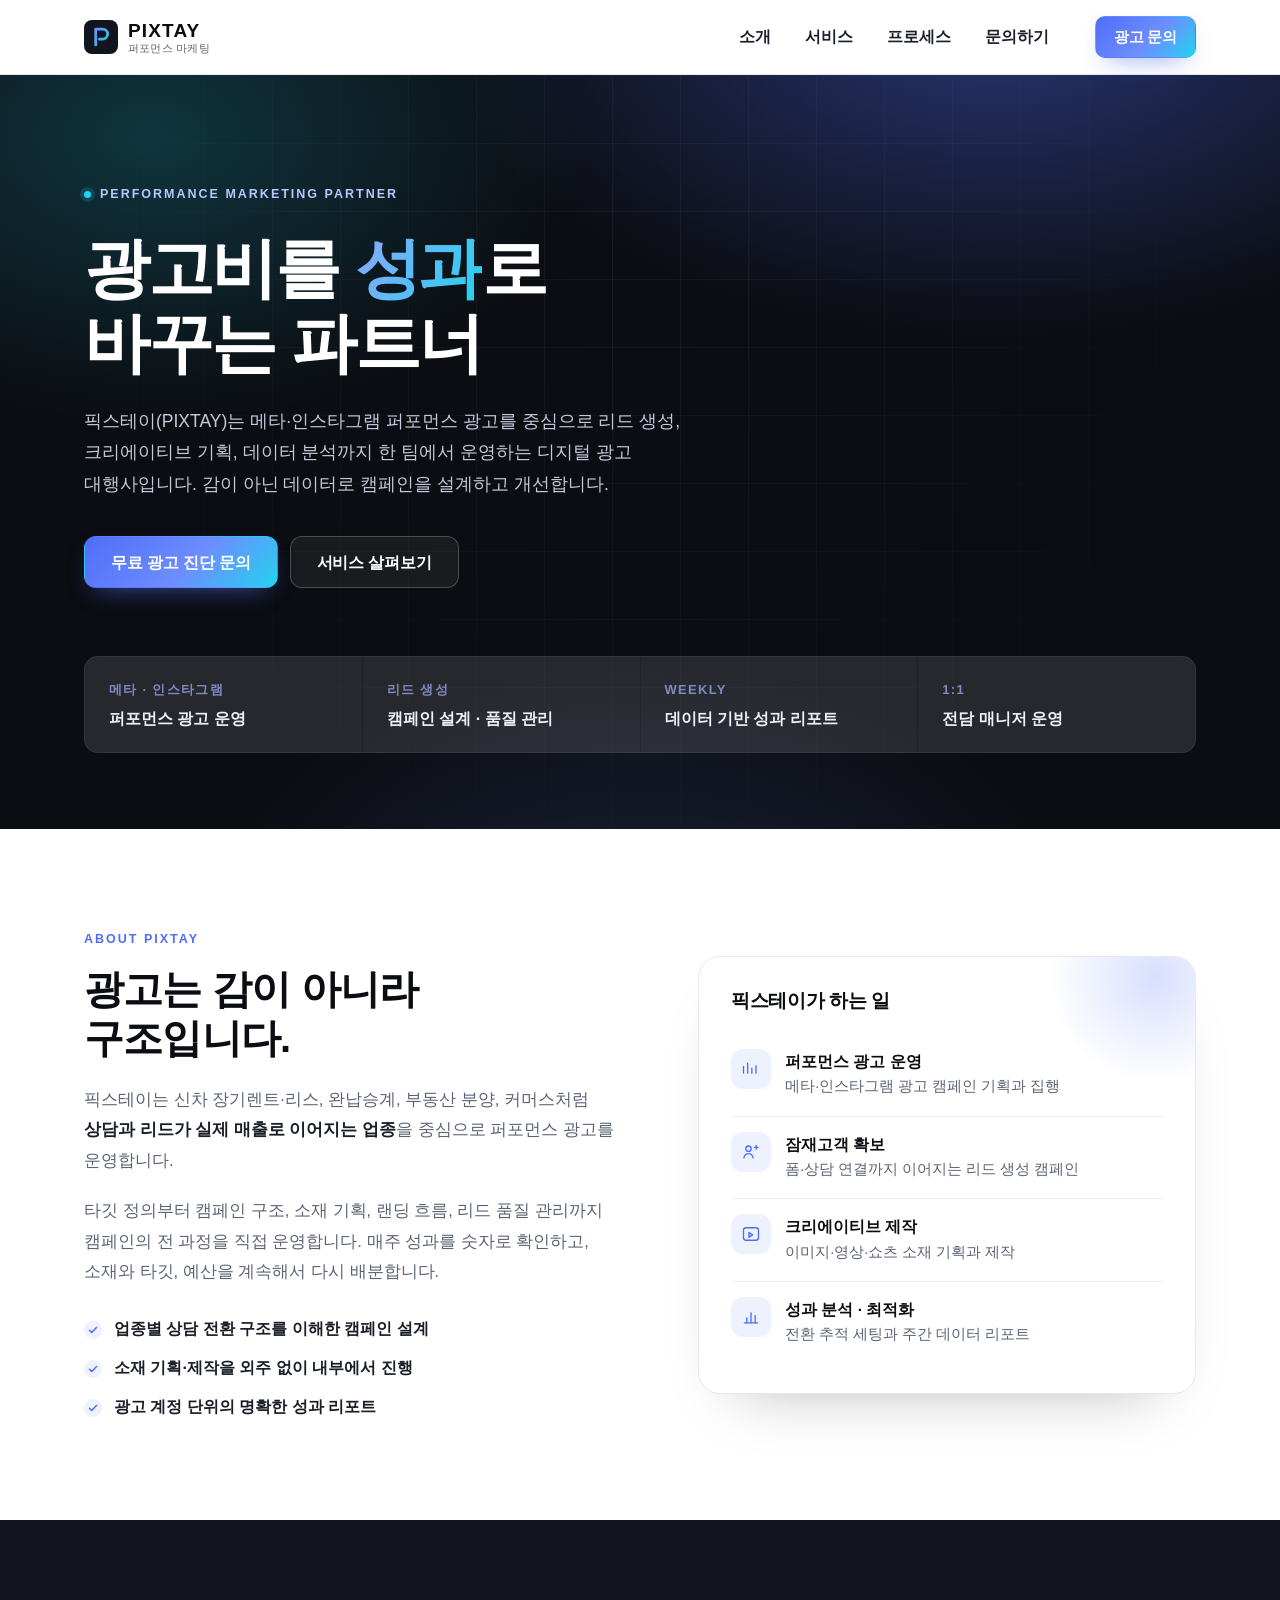
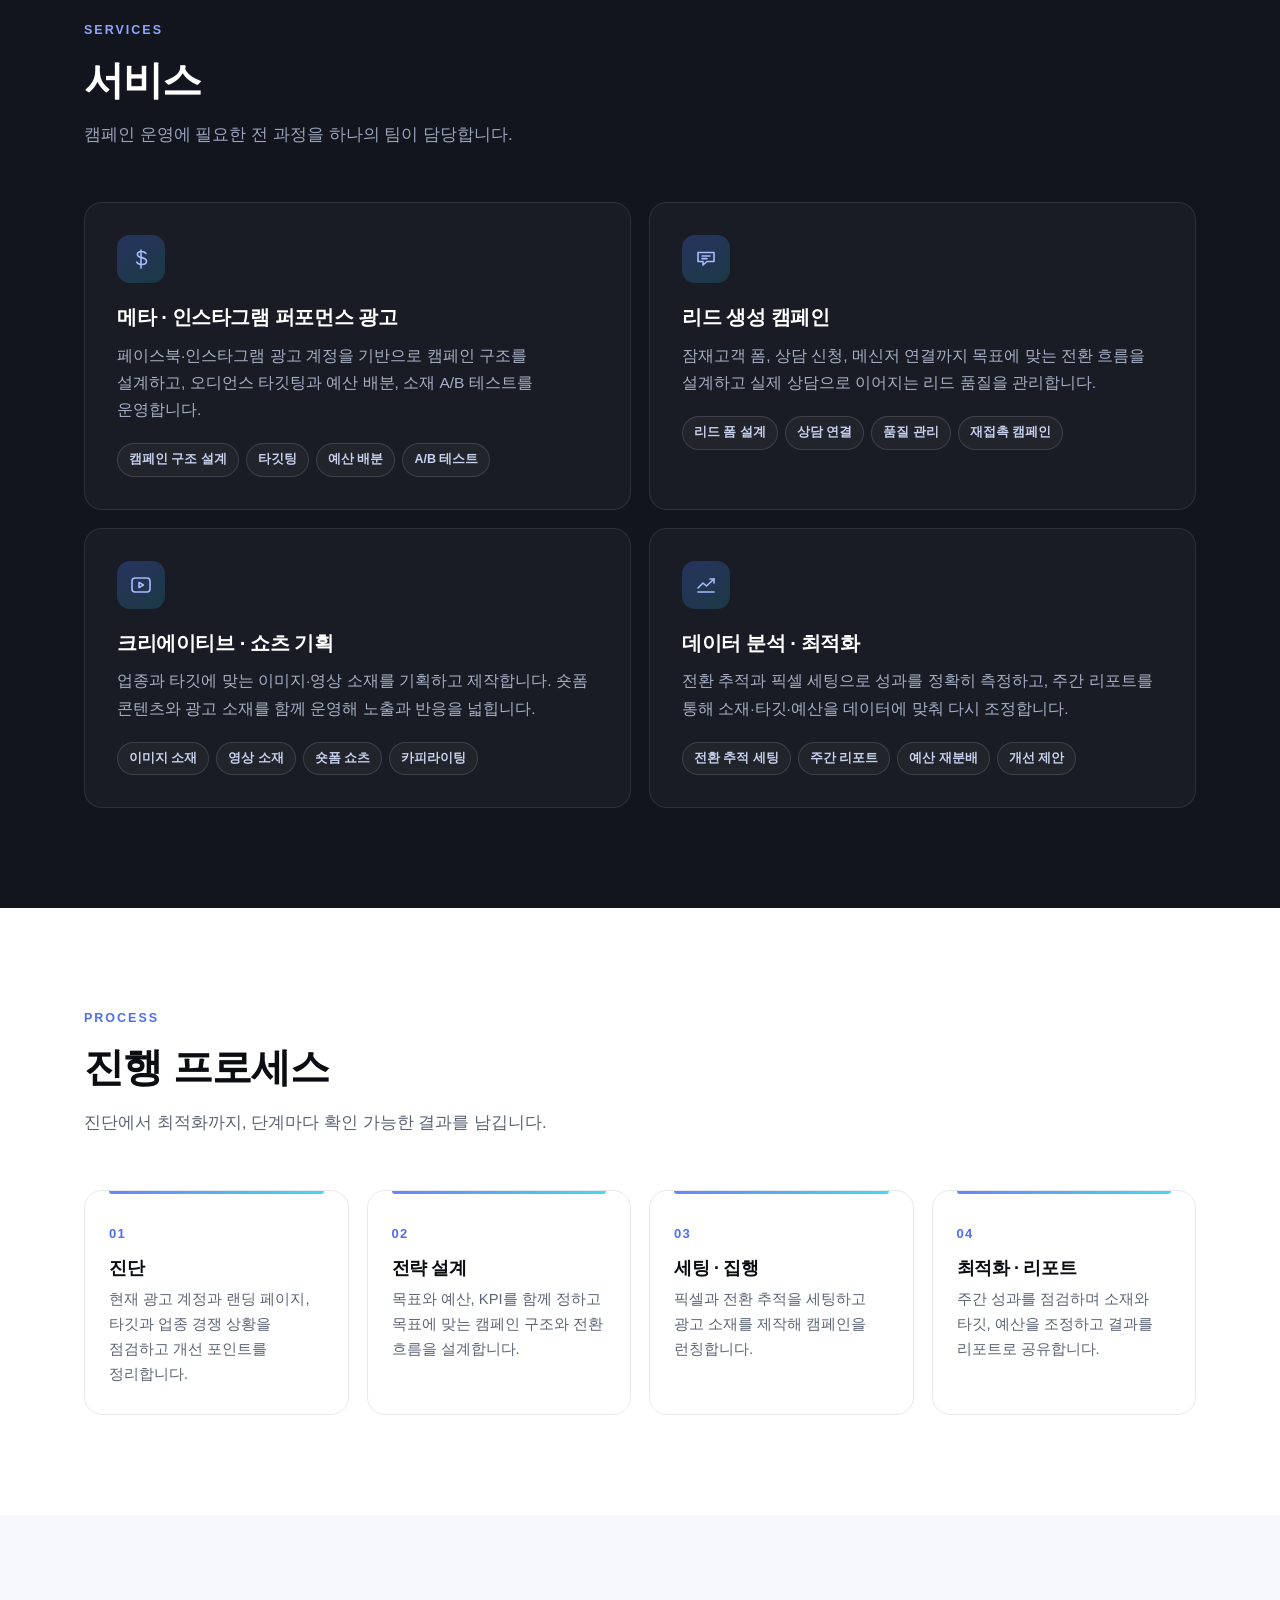
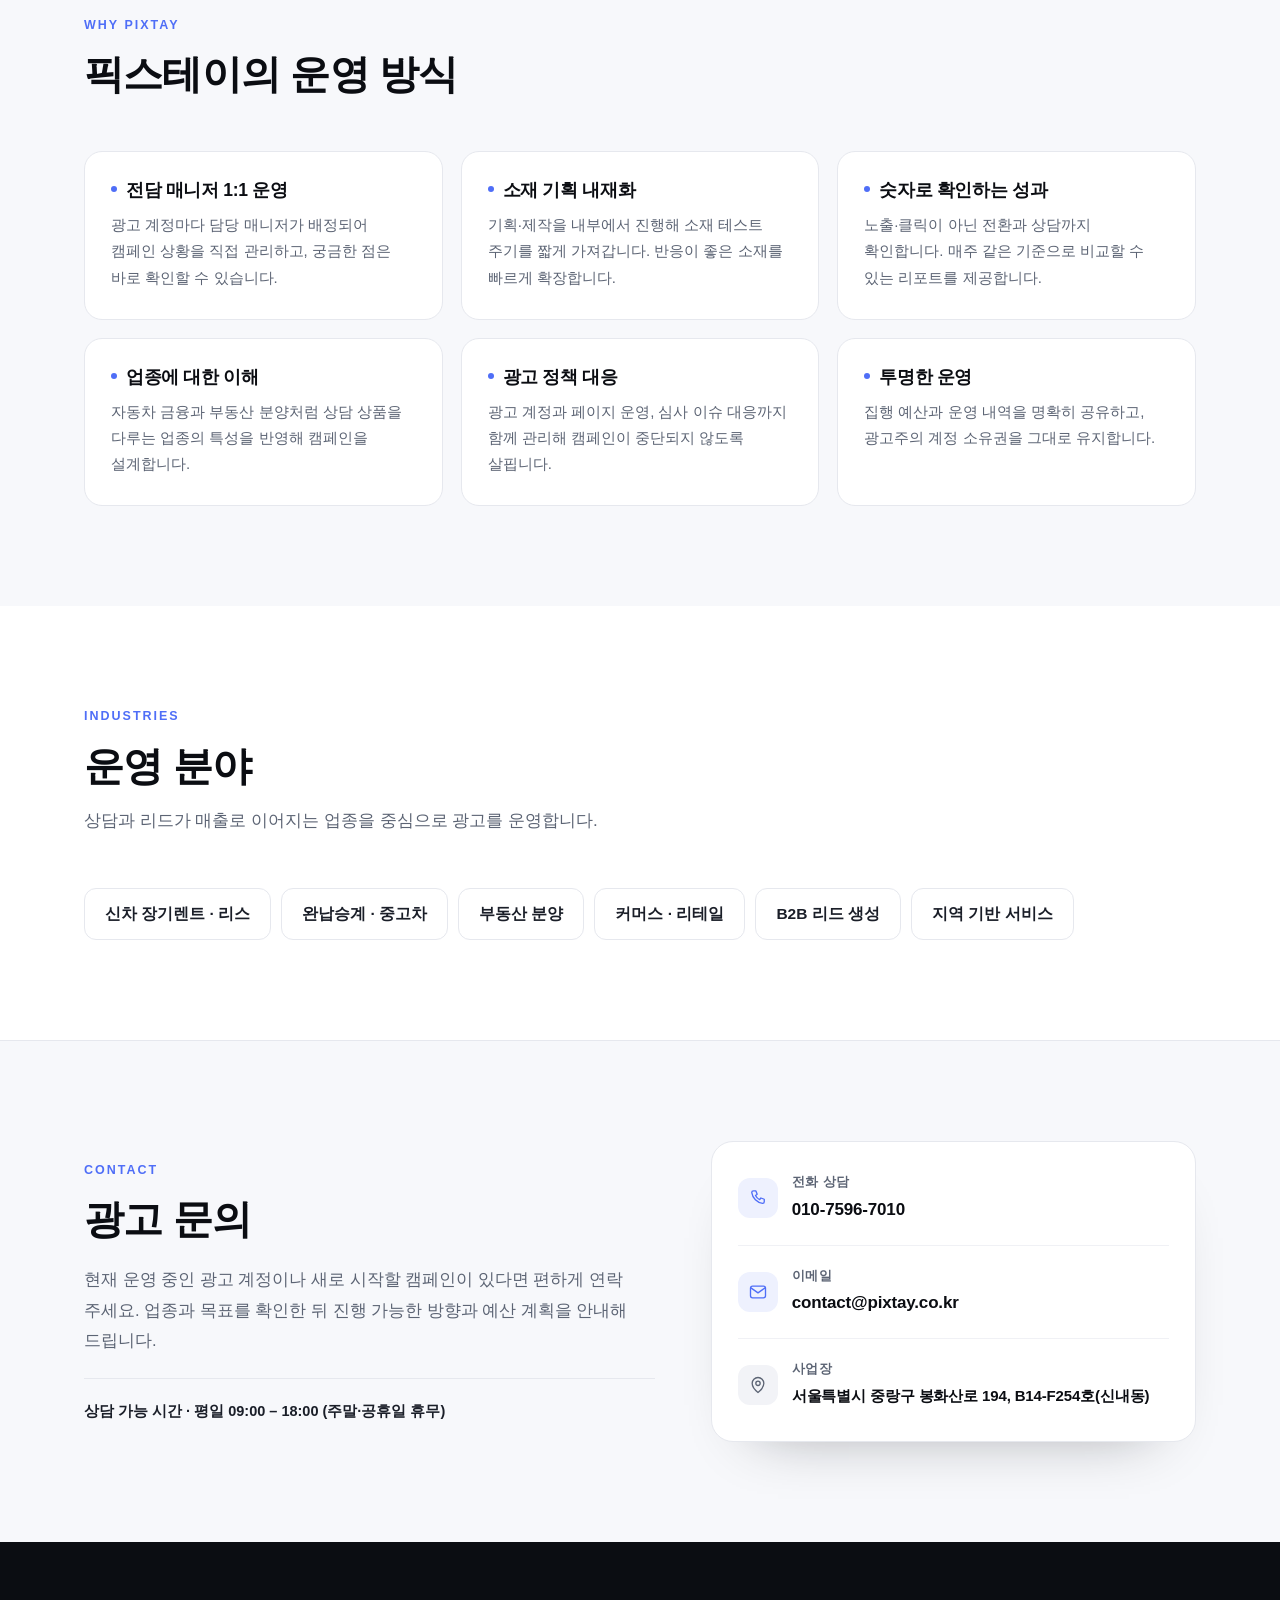
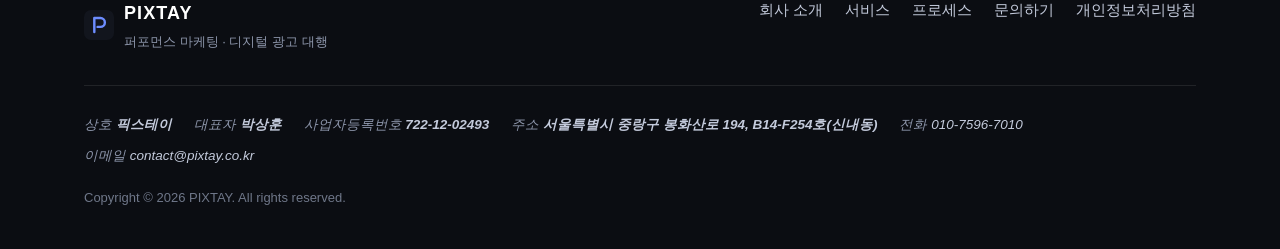
<file: index.html>
<!DOCTYPE html>
<html lang="ko">
<head>
<meta charset="utf-8">
<meta name="viewport" content="width=device-width, initial-scale=1">
<title>픽스테이 PIXTAY | 메타·인스타그램 퍼포먼스 마케팅 대행</title>
<meta name="description" content="픽스테이(PIXTAY)는 메타·인스타그램 퍼포먼스 광고, 리드 생성 캠페인, 크리에이티브·쇼츠 기획, 데이터 분석·최적화를 한 팀에서 운영하는 디지털 광고 대행사입니다.">
<meta name="keywords" content="퍼포먼스 마케팅, 메타 광고 대행, 인스타그램 광고, 리드 생성, 광고대행사, 픽스테이, PIXTAY">
<meta name="author" content="픽스테이">
<meta property="og:type" content="website">
<meta property="og:site_name" content="PIXTAY">
<meta property="og:title" content="픽스테이 PIXTAY | 퍼포먼스 마케팅 대행">
<meta property="og:description" content="광고비를 성과로 바꾸는 퍼포먼스 마케팅 파트너. 메타·인스타그램 광고 운영부터 리드 생성, 크리에이티브 기획, 데이터 최적화까지.">
<meta property="og:url" content="https://pixtay.co.kr/">
<meta property="og:locale" content="ko_KR">
<meta name="theme-color" content="#0b0d12">
<meta name="facebook-domain-verification" content="kh184tjnsk3vt8l1tpzskob39w3x5j" />
<link rel="icon" href="data:image/svg+xml,%3Csvg xmlns='http://www.w3.org/2000/svg' viewBox='0 0 64 64'%3E%3Crect width='64' height='64' rx='14' fill='%230b0d12'/%3E%3Cpath d='M22 46V18h13a9 9 0 0 1 0 18h-6' stroke='%235b7cfa' stroke-width='5' fill='none' stroke-linecap='round' stroke-linejoin='round'/%3E%3C/svg%3E">
<link rel="canonical" href="https://pixtay.co.kr/">
<link rel="stylesheet" href="styles.css">
<script type="application/ld+json">
{
  "@context": "https://schema.org",
  "@type": "ProfessionalService",
  "name": "픽스테이",
  "alternateName": "PIXTAY",
  "url": "https://pixtay.co.kr/",
  "telephone": "+82-10-7596-7010",
  "email": "contact@pixtay.co.kr",
  "description": "메타·인스타그램 퍼포먼스 광고, 리드 생성 캠페인, 크리에이티브·쇼츠 기획, 데이터 분석·최적화를 제공하는 디지털 광고 대행사",
  "founder": { "@type": "Person", "name": "박상훈" },
  "foundingDate": "2025-03-28",
  "taxID": "722-12-02493",
  "address": {
    "@type": "PostalAddress",
    "streetAddress": "봉화산로 194, B14-F254호",
    "addressLocality": "중랑구",
    "addressRegion": "서울특별시",
    "addressCountry": "KR"
  },
  "areaServed": "KR",
  "knowsAbout": ["퍼포먼스 마케팅", "메타 광고", "인스타그램 광고", "리드 생성", "광고 크리에이티브", "데이터 분석"],
  "openingHoursSpecification": {
    "@type": "OpeningHoursSpecification",
    "dayOfWeek": ["Monday","Tuesday","Wednesday","Thursday","Friday"],
    "opens": "09:00",
    "closes": "18:00"
  }
}
</script>
</head>
<body>
<a class="skip" href="#main">본문 바로가기</a>

<header class="site-header" id="top">
  <div class="wrap header-inner">
    <a class="brand" href="#top" aria-label="픽스테이 홈">
      <span class="brand-mark" aria-hidden="true">
        <svg viewBox="0 0 64 64" width="34" height="34" role="img" aria-label="PIXTAY 로고">
          <defs>
            <linearGradient id="g1" x1="0" y1="0" x2="1" y2="1">
              <stop offset="0" stop-color="#6d8dff"/><stop offset="1" stop-color="#22d3ee"/>
            </linearGradient>
          </defs>
          <rect width="64" height="64" rx="15" fill="#12151d"/>
          <path d="M22 47V17h13a9.5 9.5 0 0 1 0 19h-6" fill="none" stroke="url(#g1)" stroke-width="5.2" stroke-linecap="round" stroke-linejoin="round"/>
        </svg>
      </span>
      <span class="brand-text">
        <strong>PIXTAY</strong>
        <small>퍼포먼스 마케팅</small>
      </span>
    </a>

    <nav class="nav" aria-label="주요 메뉴">
      <a href="#about">소개</a>
      <a href="#services">서비스</a>
      <a href="#process">프로세스</a>
      <a href="#contact">문의하기</a>
    </nav>

    <a class="btn btn-primary btn-sm header-cta" href="#contact">광고 문의</a>
    <button class="nav-toggle" type="button" aria-label="메뉴 열기" aria-expanded="false" aria-controls="mobile-nav">
      <span></span><span></span><span></span>
    </button>
  </div>
  <div class="mobile-nav" id="mobile-nav" hidden>
    <a href="#about">소개</a>
    <a href="#services">서비스</a>
    <a href="#process">프로세스</a>
    <a href="#industries">운영 분야</a>
    <a href="#contact">문의하기</a>
  </div>
</header>

<main id="main">

  <!-- HERO -->
  <section class="hero">
    <div class="hero-bg" aria-hidden="true"></div>
    <div class="wrap hero-inner">
      <p class="eyebrow"><span class="dot"></span>PERFORMANCE MARKETING PARTNER</p>
      <h1>광고비를 <span class="grad">성과</span>로<br>바꾸는 파트너</h1>
      <p class="lead">
        픽스테이(PIXTAY)는 메타·인스타그램 퍼포먼스 광고를 중심으로
        리드 생성, 크리에이티브 기획, 데이터 분석까지 한 팀에서 운영하는
        디지털 광고 대행사입니다. 감이 아닌 데이터로 캠페인을 설계하고 개선합니다.
      </p>
      <div class="hero-actions">
        <a class="btn btn-primary" href="#contact">무료 광고 진단 문의</a>
        <a class="btn btn-ghost" href="#services">서비스 살펴보기</a>
      </div>

      <dl class="hero-stats">
        <div>
          <dt>메타 · 인스타그램</dt>
          <dd>퍼포먼스 광고 운영</dd>
        </div>
        <div>
          <dt>리드 생성</dt>
          <dd>캠페인 설계 · 품질 관리</dd>
        </div>
        <div>
          <dt>WEEKLY</dt>
          <dd>데이터 기반 성과 리포트</dd>
        </div>
        <div>
          <dt>1:1</dt>
          <dd>전담 매니저 운영</dd>
        </div>
      </dl>
    </div>
  </section>

  <!-- ABOUT -->
  <section class="section" id="about">
    <div class="wrap about-grid">
      <div class="about-copy">
        <p class="section-label">ABOUT PIXTAY</p>
        <h2 class="section-title">광고는 감이 아니라<br>구조입니다.</h2>
        <p class="body">
          픽스테이는 신차 장기렌트·리스, 완납승계, 부동산 분양, 커머스처럼
          <strong>상담과 리드가 실제 매출로 이어지는 업종</strong>을 중심으로 퍼포먼스 광고를 운영합니다.
        </p>
        <p class="body">
          타깃 정의부터 캠페인 구조, 소재 기획, 랜딩 흐름, 리드 품질 관리까지
          캠페인의 전 과정을 직접 운영합니다. 매주 성과를 숫자로 확인하고,
          소재와 타깃, 예산을 계속해서 다시 배분합니다.
        </p>
        <ul class="check-list">
          <li>업종별 상담 전환 구조를 이해한 캠페인 설계</li>
          <li>소재 기획·제작을 외주 없이 내부에서 진행</li>
          <li>광고 계정 단위의 명확한 성과 리포트</li>
        </ul>
      </div>

      <div class="about-card">
        <div class="card-glow" aria-hidden="true"></div>
        <h3>픽스테이가 하는 일</h3>
        <div class="mini-rows">
          <div class="mini-row">
            <span class="mini-ico" aria-hidden="true">
              <svg viewBox="0 0 24 24" fill="none" stroke="currentColor" stroke-width="1.6" stroke-linecap="round" stroke-linejoin="round"><path d="M3 17V9m5 8V5m5 12v-6m5 6V8"/></svg>
            </span>
            <div>
              <strong>퍼포먼스 광고 운영</strong>
              <p>메타·인스타그램 광고 캠페인 기획과 집행</p>
            </div>
          </div>
          <div class="mini-row">
            <span class="mini-ico" aria-hidden="true">
              <svg viewBox="0 0 24 24" fill="none" stroke="currentColor" stroke-width="1.6" stroke-linecap="round" stroke-linejoin="round"><circle cx="9" cy="8" r="3.2"/><path d="M3.5 19c.6-3.2 2.8-5 5.5-5s4.9 1.8 5.5 5"/><path d="M16 6.5h4.5M18.2 4.2v4.6"/></svg>
            </span>
            <div>
              <strong>잠재고객 확보</strong>
              <p>폼·상담 연결까지 이어지는 리드 생성 캠페인</p>
            </div>
          </div>
          <div class="mini-row">
            <span class="mini-ico" aria-hidden="true">
              <svg viewBox="0 0 24 24" fill="none" stroke="currentColor" stroke-width="1.6" stroke-linecap="round" stroke-linejoin="round"><rect x="3" y="4.5" width="18" height="15" rx="3"/><path d="M9.5 10.2v5.6l4.6-2.8z"/></svg>
            </span>
            <div>
              <strong>크리에이티브 제작</strong>
              <p>이미지·영상·쇼츠 소재 기획과 제작</p>
            </div>
          </div>
          <div class="mini-row">
            <span class="mini-ico" aria-hidden="true">
              <svg viewBox="0 0 24 24" fill="none" stroke="currentColor" stroke-width="1.6" stroke-linecap="round" stroke-linejoin="round"><path d="M4 19h16"/><path d="M7 19v-6m5 6V7m5 12v-9"/></svg>
            </span>
            <div>
              <strong>성과 분석 · 최적화</strong>
              <p>전환 추적 세팅과 주간 데이터 리포트</p>
            </div>
          </div>
        </div>
      </div>
    </div>
  </section>

  <!-- SERVICES -->
  <section class="section section-dark" id="services">
    <div class="wrap">
      <div class="section-head">
        <p class="section-label">SERVICES</p>
        <h2 class="section-title">서비스</h2>
        <p class="section-sub">캠페인 운영에 필요한 전 과정을 하나의 팀이 담당합니다.</p>
      </div>

      <div class="cards">
        <article class="card">
          <span class="card-ico" aria-hidden="true">
            <svg viewBox="0 0 24 24" fill="none" stroke="currentColor" stroke-width="1.6" stroke-linecap="round" stroke-linejoin="round"><path d="M12 3v18"/><path d="M17 6.5c-.9-1.3-2.6-2-4.6-2-2.4 0-4 1.2-4 2.9 0 1.9 1.9 2.6 4.4 3.2 2.7.7 4.7 1.5 4.7 3.6 0 1.9-1.8 3.3-4.7 3.3-2.3 0-4.2-.9-5-2.4"/></svg>
          </span>
          <h3>메타 · 인스타그램 퍼포먼스 광고</h3>
          <p>페이스북·인스타그램 광고 계정을 기반으로 캠페인 구조를 설계하고, 오디언스 타깃팅과 예산 배분, 소재 A/B 테스트를 운영합니다.</p>
          <ul class="tags">
            <li>캠페인 구조 설계</li><li>타깃팅</li><li>예산 배분</li><li>A/B 테스트</li>
          </ul>
        </article>

        <article class="card">
          <span class="card-ico" aria-hidden="true">
            <svg viewBox="0 0 24 24" fill="none" stroke="currentColor" stroke-width="1.6" stroke-linecap="round" stroke-linejoin="round"><path d="M4 5.5h16v9H13l-4 3.5v-3.5H4z"/><path d="M8 9h8M8 11.6h5"/></svg>
          </span>
          <h3>리드 생성 캠페인</h3>
          <p>잠재고객 폼, 상담 신청, 메신저 연결까지 목표에 맞는 전환 흐름을 설계하고 실제 상담으로 이어지는 리드 품질을 관리합니다.</p>
          <ul class="tags">
            <li>리드 폼 설계</li><li>상담 연결</li><li>품질 관리</li><li>재접촉 캠페인</li>
          </ul>
        </article>

        <article class="card">
          <span class="card-ico" aria-hidden="true">
            <svg viewBox="0 0 24 24" fill="none" stroke="currentColor" stroke-width="1.6" stroke-linecap="round" stroke-linejoin="round"><rect x="3" y="5" width="18" height="14" rx="3"/><path d="M10 9.4v5.2l4.4-2.6z"/></svg>
          </span>
          <h3>크리에이티브 · 쇼츠 기획</h3>
          <p>업종과 타깃에 맞는 이미지·영상 소재를 기획하고 제작합니다. 숏폼 콘텐츠와 광고 소재를 함께 운영해 노출과 반응을 넓힙니다.</p>
          <ul class="tags">
            <li>이미지 소재</li><li>영상 소재</li><li>숏폼 쇼츠</li><li>카피라이팅</li>
          </ul>
        </article>

        <article class="card">
          <span class="card-ico" aria-hidden="true">
            <svg viewBox="0 0 24 24" fill="none" stroke="currentColor" stroke-width="1.6" stroke-linecap="round" stroke-linejoin="round"><path d="M4 19h16"/><path d="M4 15l5-5 3.5 3L20 6"/><path d="M20 10V6h-4"/></svg>
          </span>
          <h3>데이터 분석 · 최적화</h3>
          <p>전환 추적과 픽셀 세팅으로 성과를 정확히 측정하고, 주간 리포트를 통해 소재·타깃·예산을 데이터에 맞춰 다시 조정합니다.</p>
          <ul class="tags">
            <li>전환 추적 세팅</li><li>주간 리포트</li><li>예산 재분배</li><li>개선 제안</li>
          </ul>
        </article>
      </div>
    </div>
  </section>

  <!-- PROCESS -->
  <section class="section" id="process">
    <div class="wrap">
      <div class="section-head">
        <p class="section-label">PROCESS</p>
        <h2 class="section-title">진행 프로세스</h2>
        <p class="section-sub">진단에서 최적화까지, 단계마다 확인 가능한 결과를 남깁니다.</p>
      </div>

      <ol class="steps">
        <li class="step">
          <span class="step-no">01</span>
          <h3>진단</h3>
          <p>현재 광고 계정과 랜딩 페이지, 타깃과 업종 경쟁 상황을 점검하고 개선 포인트를 정리합니다.</p>
        </li>
        <li class="step">
          <span class="step-no">02</span>
          <h3>전략 설계</h3>
          <p>목표와 예산, KPI를 함께 정하고 목표에 맞는 캠페인 구조와 전환 흐름을 설계합니다.</p>
        </li>
        <li class="step">
          <span class="step-no">03</span>
          <h3>세팅 · 집행</h3>
          <p>픽셀과 전환 추적을 세팅하고 광고 소재를 제작해 캠페인을 런칭합니다.</p>
        </li>
        <li class="step">
          <span class="step-no">04</span>
          <h3>최적화 · 리포트</h3>
          <p>주간 성과를 점검하며 소재와 타깃, 예산을 조정하고 결과를 리포트로 공유합니다.</p>
        </li>
      </ol>
    </div>
  </section>

  <!-- STRENGTH -->
  <section class="section section-tint" id="strength">
    <div class="wrap">
      <div class="section-head">
        <p class="section-label">WHY PIXTAY</p>
        <h2 class="section-title">픽스테이의 운영 방식</h2>
      </div>
      <div class="grid-3">
        <div class="feature">
          <h3>전담 매니저 1:1 운영</h3>
          <p>광고 계정마다 담당 매니저가 배정되어 캠페인 상황을 직접 관리하고, 궁금한 점은 바로 확인할 수 있습니다.</p>
        </div>
        <div class="feature">
          <h3>소재 기획 내재화</h3>
          <p>기획·제작을 내부에서 진행해 소재 테스트 주기를 짧게 가져갑니다. 반응이 좋은 소재를 빠르게 확장합니다.</p>
        </div>
        <div class="feature">
          <h3>숫자로 확인하는 성과</h3>
          <p>노출·클릭이 아닌 전환과 상담까지 확인합니다. 매주 같은 기준으로 비교할 수 있는 리포트를 제공합니다.</p>
        </div>
        <div class="feature">
          <h3>업종에 대한 이해</h3>
          <p>자동차 금융과 부동산 분양처럼 상담 상품을 다루는 업종의 특성을 반영해 캠페인을 설계합니다.</p>
        </div>
        <div class="feature">
          <h3>광고 정책 대응</h3>
          <p>광고 계정과 페이지 운영, 심사 이슈 대응까지 함께 관리해 캠페인이 중단되지 않도록 살핍니다.</p>
        </div>
        <div class="feature">
          <h3>투명한 운영</h3>
          <p>집행 예산과 운영 내역을 명확히 공유하고, 광고주의 계정 소유권을 그대로 유지합니다.</p>
        </div>
      </div>
    </div>
  </section>

  <!-- INDUSTRIES -->
  <section class="section" id="industries">
    <div class="wrap">
      <div class="section-head">
        <p class="section-label">INDUSTRIES</p>
        <h2 class="section-title">운영 분야</h2>
        <p class="section-sub">상담과 리드가 매출로 이어지는 업종을 중심으로 광고를 운영합니다.</p>
      </div>
      <div class="chips">
        <span class="chip">신차 장기렌트 · 리스</span>
        <span class="chip">완납승계 · 중고차</span>
        <span class="chip">부동산 분양</span>
        <span class="chip">커머스 · 리테일</span>
        <span class="chip">B2B 리드 생성</span>
        <span class="chip">지역 기반 서비스</span>
      </div>
    </div>
  </section>

  <!-- CONTACT -->
  <section class="section contact" id="contact">
    <div class="wrap contact-inner">
      <div class="contact-copy">
        <p class="section-label">CONTACT</p>
        <h2 class="section-title">광고 문의</h2>
        <p class="body">
          현재 운영 중인 광고 계정이나 새로 시작할 캠페인이 있다면 편하게 연락 주세요.
          업종과 목표를 확인한 뒤 진행 가능한 방향과 예산 계획을 안내해 드립니다.
        </p>
        <p class="hours">상담 가능 시간 · 평일 09:00 – 18:00 (주말·공휴일 휴무)</p>
      </div>

      <div class="contact-card">
        <a class="contact-row" href="tel:+821075967010">
          <span class="mini-ico" aria-hidden="true">
            <svg viewBox="0 0 24 24" fill="none" stroke="currentColor" stroke-width="1.6" stroke-linecap="round" stroke-linejoin="round"><path d="M6.5 3.5h3l1.5 4-2 1.5a11 11 0 0 0 5 5l1.5-2 4 1.5v3c0 1.1-.9 2-2 2A15.5 15.5 0 0 1 4.5 5.5c0-1.1.9-2 2-2z"/></svg>
          </span>
          <span>
            <small>전화 상담</small>
            <strong>010-7596-7010</strong>
          </span>
        </a>
        <a class="contact-row" href="mailto:contact@pixtay.co.kr">
          <span class="mini-ico" aria-hidden="true">
            <svg viewBox="0 0 24 24" fill="none" stroke="currentColor" stroke-width="1.6" stroke-linecap="round" stroke-linejoin="round"><rect x="3" y="5" width="18" height="14" rx="2.5"/><path d="M3.5 7l8.5 6 8.5-6"/></svg>
          </span>
          <span>
            <small>이메일</small>
            <strong>contact@pixtay.co.kr</strong>
          </span>
        </a>
        <div class="contact-row is-static">
          <span class="mini-ico" aria-hidden="true">
            <svg viewBox="0 0 24 24" fill="none" stroke="currentColor" stroke-width="1.6" stroke-linecap="round" stroke-linejoin="round"><path d="M12 21s7-5.5 7-11a7 7 0 1 0-14 0c0 5.5 7 11 7 11z"/><circle cx="12" cy="10" r="2.6"/></svg>
          </span>
          <span>
            <small>사업장</small>
            <strong class="addr">서울특별시 중랑구 봉화산로 194, B14-F254호(신내동)</strong>
          </span>
        </div>
      </div>
    </div>
  </section>
</main>

<footer class="site-footer">
  <div class="wrap">
    <div class="footer-top">
      <div class="footer-brand">
        <span class="brand-mark" aria-hidden="true">
          <svg viewBox="0 0 64 64" width="30" height="30" role="img" aria-label="PIXTAY">
            <rect width="64" height="64" rx="15" fill="#12151d"/>
            <path d="M22 47V17h13a9.5 9.5 0 0 1 0 19h-6" fill="none" stroke="#6d8dff" stroke-width="5.2" stroke-linecap="round" stroke-linejoin="round"/>
          </svg>
        </span>
        <div>
          <strong>PIXTAY</strong>
          <p>퍼포먼스 마케팅 · 디지털 광고 대행</p>
        </div>
      </div>
      <nav class="footer-nav" aria-label="바로가기">
        <a href="#about">회사 소개</a>
        <a href="#services">서비스</a>
        <a href="#process">프로세스</a>
        <a href="#contact">문의하기</a>
        <a href="privacy.html">개인정보처리방침</a>
      </nav>
    </div>

    <address class="footer-legal">
      <span>상호 <b>픽스테이</b></span>
      <span>대표자 <b>박상훈</b></span>
      <span>사업자등록번호 <b>722-12-02493</b></span>
      <span>주소 <b>서울특별시 중랑구 봉화산로 194, B14-F254호(신내동)</b></span>
      <span>전화 <a href="tel:+821075967010">010-7596-7010</a></span>
      <span>이메일 <a href="mailto:contact@pixtay.co.kr">contact@pixtay.co.kr</a></span>
    </address>

    <p class="copyright">Copyright © 2026 PIXTAY. All rights reserved.</p>
  </div>
</footer>

<script>
(function () {
  var btn = document.querySelector('.nav-toggle');
  var nav = document.getElementById('mobile-nav');
  if (!btn || !nav) return;
  btn.addEventListener('click', function () {
    var open = btn.getAttribute('aria-expanded') === 'true';
    btn.setAttribute('aria-expanded', String(!open));
    nav.hidden = open;
  });
  nav.addEventListener('click', function (e) {
    if (e.target.tagName === 'A') {
      btn.setAttribute('aria-expanded', 'false');
      nav.hidden = true;
    }
  });
})();
</script>
</body>
</html>
</file>
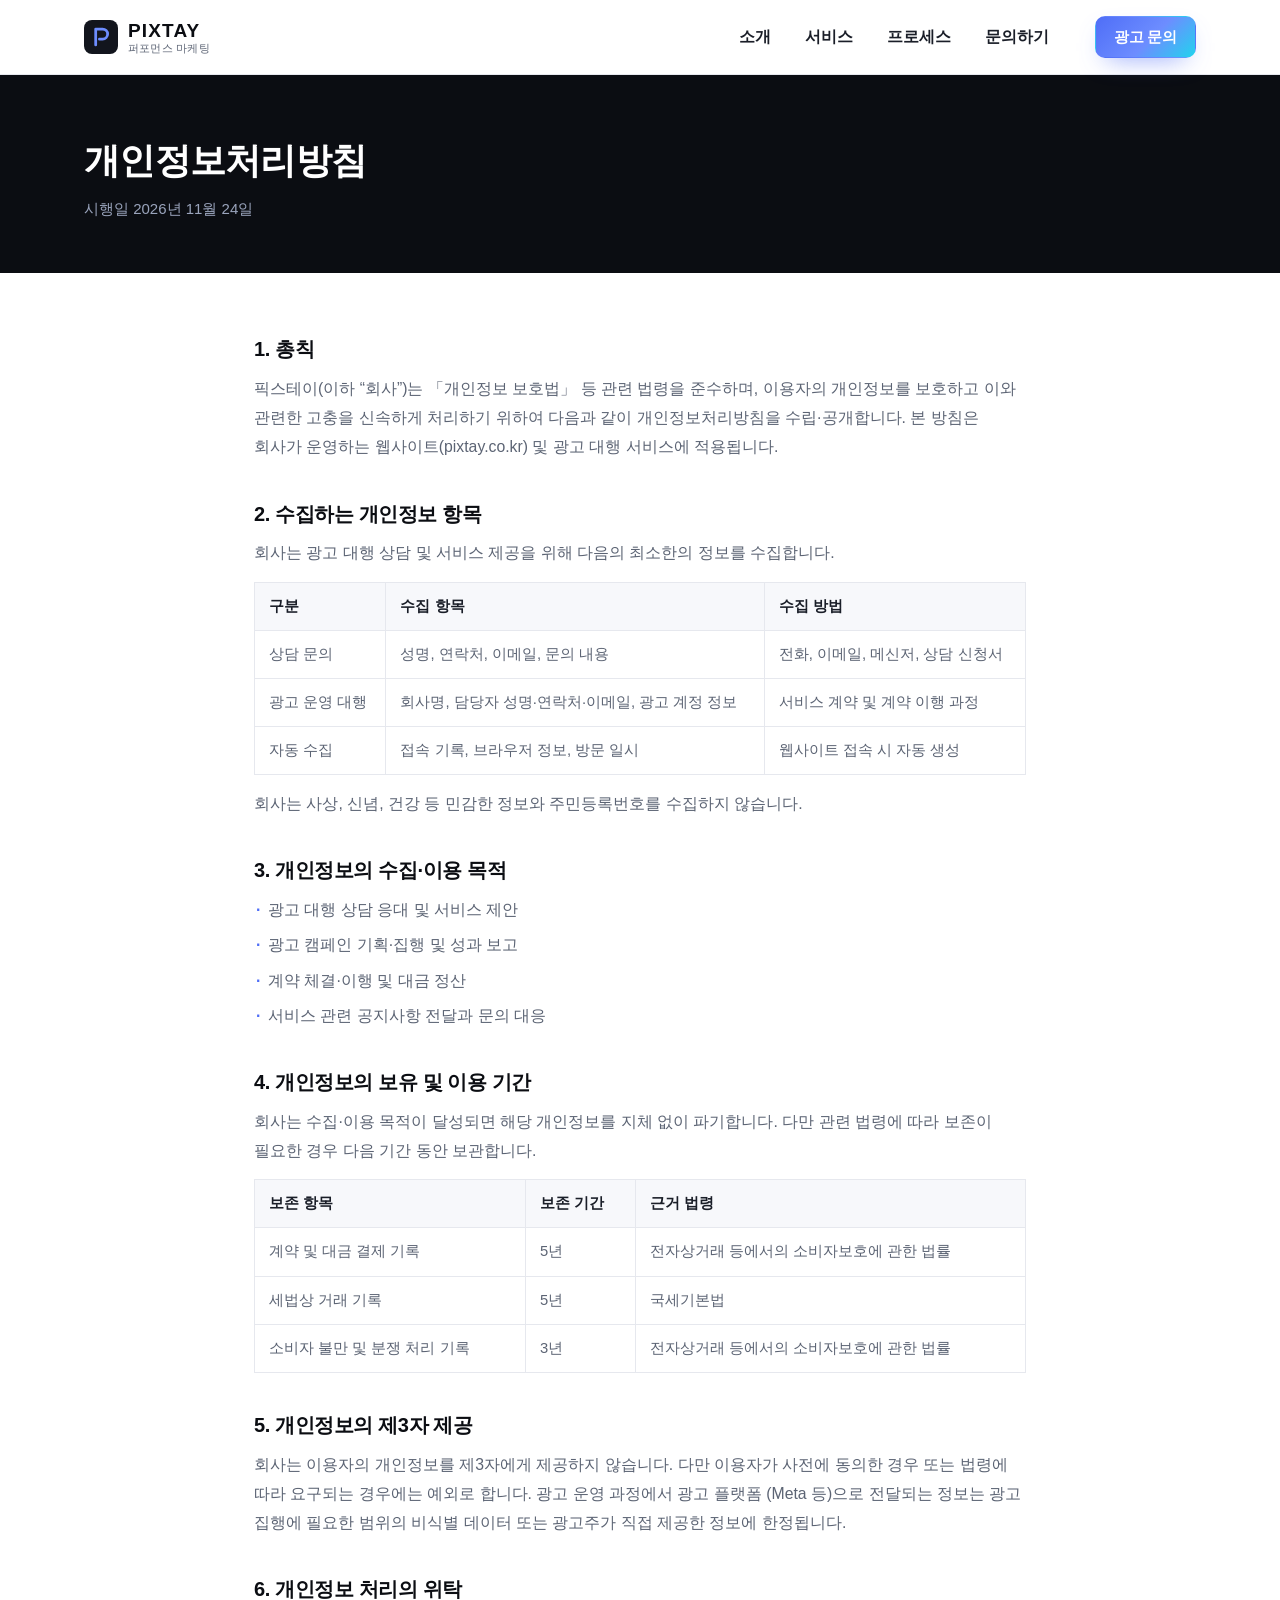
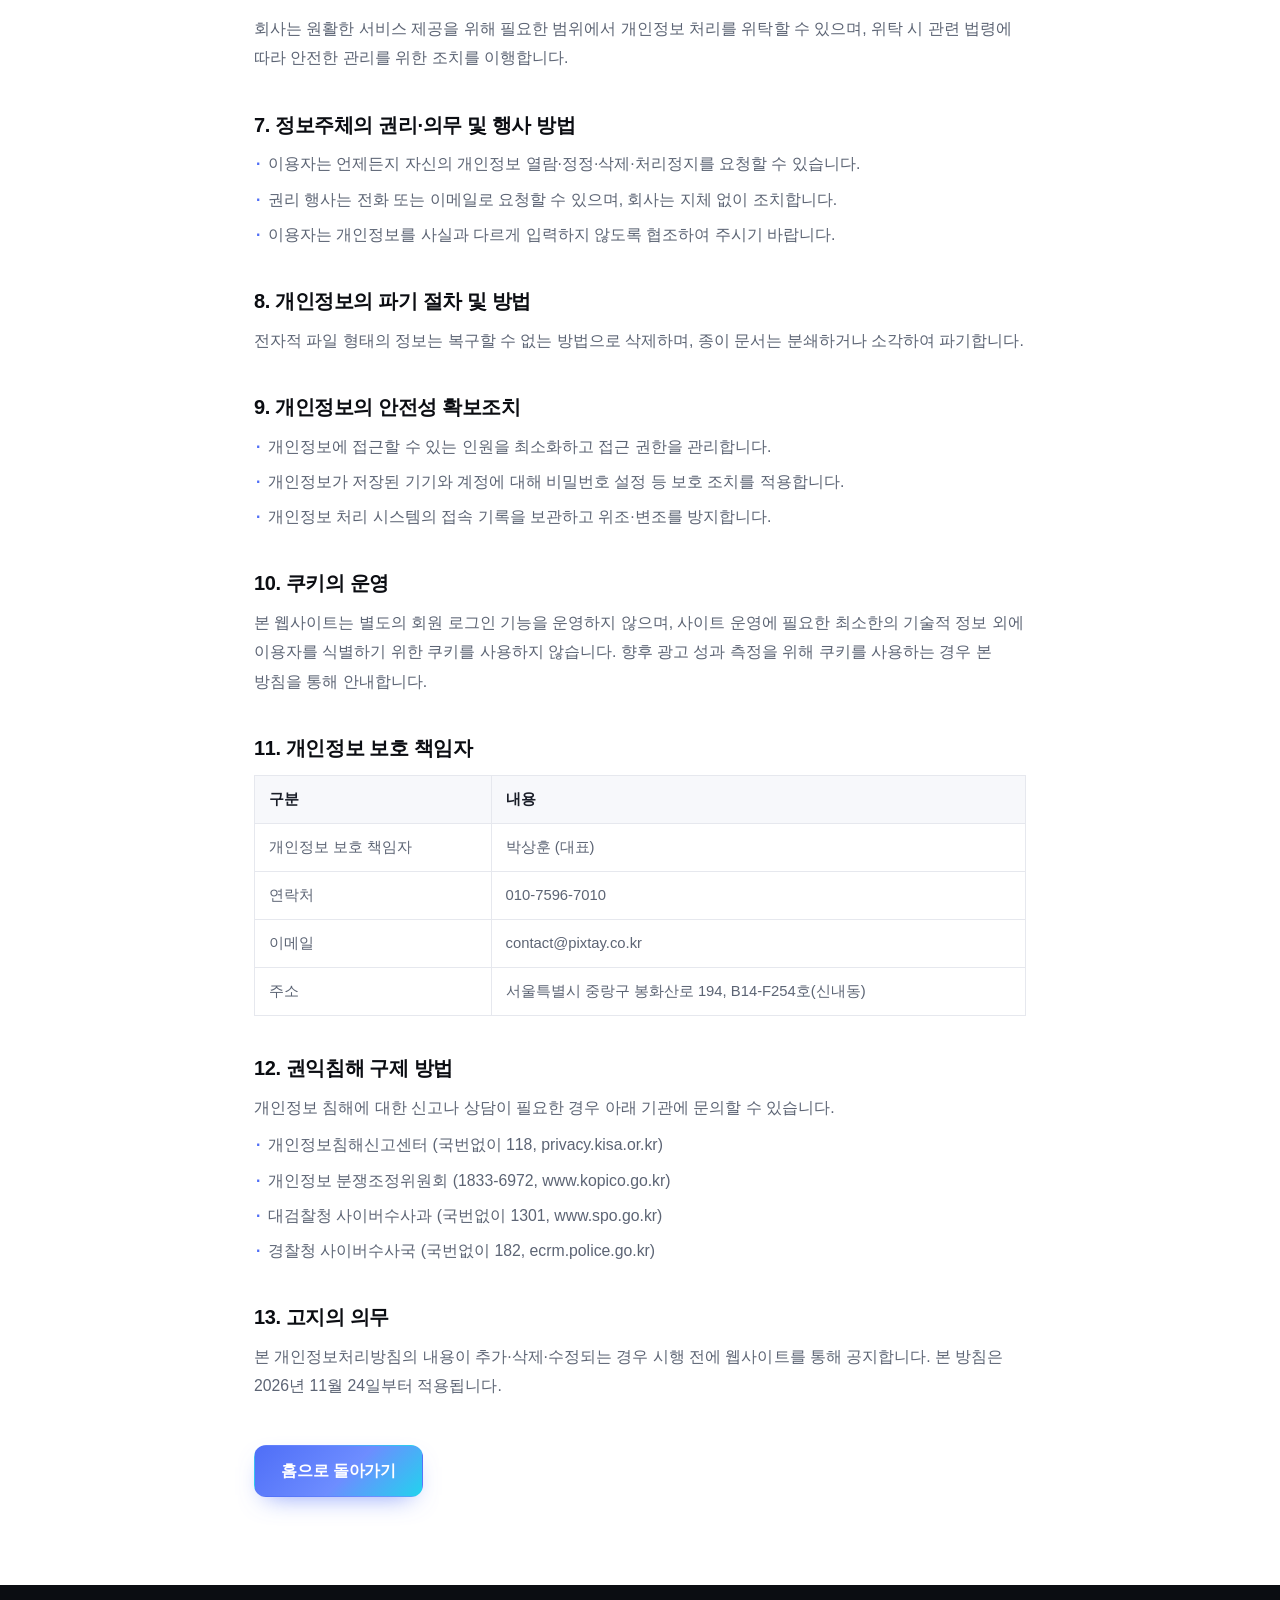
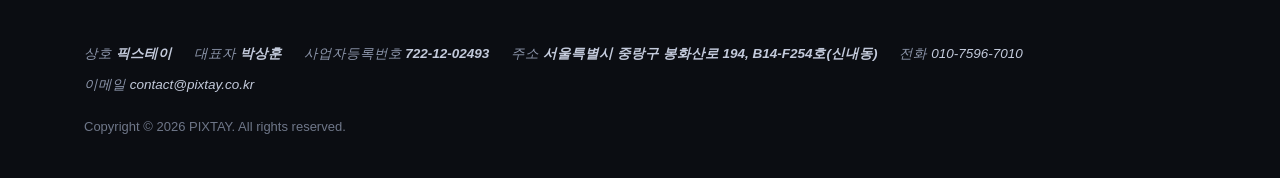
<file: privacy.html>
<!DOCTYPE html>
<html lang="ko">
<head>
<meta charset="utf-8">
<meta name="viewport" content="width=device-width, initial-scale=1">
<title>개인정보처리방침 | 픽스테이 PIXTAY</title>
<meta name="description" content="픽스테이(PIXTAY)의 개인정보처리방침입니다.">
<meta name="robots" content="index, follow">
<link rel="icon" href="data:image/svg+xml,%3Csvg xmlns='http://www.w3.org/2000/svg' viewBox='0 0 64 64'%3E%3Crect width='64' height='64' rx='14' fill='%230b0d12'/%3E%3Cpath d='M22 46V18h13a9 9 0 0 1 0 18h-6' stroke='%235b7cfa' stroke-width='5' fill='none' stroke-linecap='round' stroke-linejoin='round'/%3E%3C/svg%3E">
<link rel="stylesheet" href="styles.css">
</head>
<body>

<header class="site-header">
  <div class="wrap header-inner">
    <a class="brand" href="index.html" aria-label="픽스테이 홈">
      <span class="brand-mark" aria-hidden="true">
        <svg viewBox="0 0 64 64" width="34" height="34" role="img" aria-label="PIXTAY 로고">
          <rect width="64" height="64" rx="15" fill="#12151d"/>
          <path d="M22 47V17h13a9.5 9.5 0 0 1 0 19h-6" fill="none" stroke="#6d8dff" stroke-width="5.2" stroke-linecap="round" stroke-linejoin="round"/>
        </svg>
      </span>
      <span class="brand-text">
        <strong>PIXTAY</strong>
        <small>퍼포먼스 마케팅</small>
      </span>
    </a>
    <nav class="nav" aria-label="주요 메뉴">
      <a href="index.html#about">소개</a>
      <a href="index.html#services">서비스</a>
      <a href="index.html#process">프로세스</a>
      <a href="index.html#contact">문의하기</a>
    </nav>
    <a class="btn btn-primary btn-sm header-cta" href="index.html#contact">광고 문의</a>
  </div>
</header>

<section class="page-head">
  <div class="wrap">
    <h1>개인정보처리방침</h1>
    <p>시행일 2026년 11월 24일</p>
  </div>
</section>

<main class="doc">
  <div class="wrap doc-inner">

    <h2>1. 총칙</h2>
    <p>
      픽스테이(이하 “회사”)는 「개인정보 보호법」 등 관련 법령을 준수하며, 이용자의 개인정보를
      보호하고 이와 관련한 고충을 신속하게 처리하기 위하여 다음과 같이 개인정보처리방침을
      수립·공개합니다. 본 방침은 회사가 운영하는 웹사이트(pixtay.co.kr) 및 광고 대행 서비스에
      적용됩니다.
    </p>

    <h2>2. 수집하는 개인정보 항목</h2>
    <p>회사는 광고 대행 상담 및 서비스 제공을 위해 다음의 최소한의 정보를 수집합니다.</p>
    <table>
      <tr>
        <th>구분</th>
        <th>수집 항목</th>
        <th>수집 방법</th>
      </tr>
      <tr>
        <td>상담 문의</td>
        <td>성명, 연락처, 이메일, 문의 내용</td>
        <td>전화, 이메일, 메신저, 상담 신청서</td>
      </tr>
      <tr>
        <td>광고 운영 대행</td>
        <td>회사명, 담당자 성명·연락처·이메일, 광고 계정 정보</td>
        <td>서비스 계약 및 계약 이행 과정</td>
      </tr>
      <tr>
        <td>자동 수집</td>
        <td>접속 기록, 브라우저 정보, 방문 일시</td>
        <td>웹사이트 접속 시 자동 생성</td>
      </tr>
    </table>
    <p style="margin-top:14px">
      회사는 사상, 신념, 건강 등 민감한 정보와 주민등록번호를 수집하지 않습니다.
    </p>

    <h2>3. 개인정보의 수집·이용 목적</h2>
    <ul>
      <li>광고 대행 상담 응대 및 서비스 제안</li>
      <li>광고 캠페인 기획·집행 및 성과 보고</li>
      <li>계약 체결·이행 및 대금 정산</li>
      <li>서비스 관련 공지사항 전달과 문의 대응</li>
    </ul>

    <h2>4. 개인정보의 보유 및 이용 기간</h2>
    <p>
      회사는 수집·이용 목적이 달성되면 해당 개인정보를 지체 없이 파기합니다.
      다만 관련 법령에 따라 보존이 필요한 경우 다음 기간 동안 보관합니다.
    </p>
    <table>
      <tr><th>보존 항목</th><th>보존 기간</th><th>근거 법령</th></tr>
      <tr><td>계약 및 대금 결제 기록</td><td>5년</td><td>전자상거래 등에서의 소비자보호에 관한 법률</td></tr>
      <tr><td>세법상 거래 기록</td><td>5년</td><td>국세기본법</td></tr>
      <tr><td>소비자 불만 및 분쟁 처리 기록</td><td>3년</td><td>전자상거래 등에서의 소비자보호에 관한 법률</td></tr>
    </table>

    <h2>5. 개인정보의 제3자 제공</h2>
    <p>
      회사는 이용자의 개인정보를 제3자에게 제공하지 않습니다. 다만 이용자가 사전에 동의한
      경우 또는 법령에 따라 요구되는 경우에는 예외로 합니다. 광고 운영 과정에서 광고 플랫폼
      (Meta 등)으로 전달되는 정보는 광고 집행에 필요한 범위의 비식별 데이터 또는 광고주가
      직접 제공한 정보에 한정됩니다.
    </p>

    <h2>6. 개인정보 처리의 위탁</h2>
    <p>
      회사는 원활한 서비스 제공을 위해 필요한 범위에서 개인정보 처리를 위탁할 수 있으며,
      위탁 시 관련 법령에 따라 안전한 관리를 위한 조치를 이행합니다.
    </p>

    <h2>7. 정보주체의 권리·의무 및 행사 방법</h2>
    <ul>
      <li>이용자는 언제든지 자신의 개인정보 열람·정정·삭제·처리정지를 요청할 수 있습니다.</li>
      <li>권리 행사는 전화 또는 이메일로 요청할 수 있으며, 회사는 지체 없이 조치합니다.</li>
      <li>이용자는 개인정보를 사실과 다르게 입력하지 않도록 협조하여 주시기 바랍니다.</li>
    </ul>

    <h2>8. 개인정보의 파기 절차 및 방법</h2>
    <p>
      전자적 파일 형태의 정보는 복구할 수 없는 방법으로 삭제하며, 종이 문서는 분쇄하거나
      소각하여 파기합니다.
    </p>

    <h2>9. 개인정보의 안전성 확보조치</h2>
    <ul>
      <li>개인정보에 접근할 수 있는 인원을 최소화하고 접근 권한을 관리합니다.</li>
      <li>개인정보가 저장된 기기와 계정에 대해 비밀번호 설정 등 보호 조치를 적용합니다.</li>
      <li>개인정보 처리 시스템의 접속 기록을 보관하고 위조·변조를 방지합니다.</li>
    </ul>

    <h2>10. 쿠키의 운영</h2>
    <p>
      본 웹사이트는 별도의 회원 로그인 기능을 운영하지 않으며, 사이트 운영에 필요한 최소한의
      기술적 정보 외에 이용자를 식별하기 위한 쿠키를 사용하지 않습니다. 향후 광고 성과 측정을
      위해 쿠키를 사용하는 경우 본 방침을 통해 안내합니다.
    </p>

    <h2>11. 개인정보 보호 책임자</h2>
    <table>
      <tr><th>구분</th><th>내용</th></tr>
      <tr><td>개인정보 보호 책임자</td><td>박상훈 (대표)</td></tr>
      <tr><td>연락처</td><td>010-7596-7010</td></tr>
      <tr><td>이메일</td><td>contact@pixtay.co.kr</td></tr>
      <tr><td>주소</td><td>서울특별시 중랑구 봉화산로 194, B14-F254호(신내동)</td></tr>
    </table>

    <h2>12. 권익침해 구제 방법</h2>
    <p>개인정보 침해에 대한 신고나 상담이 필요한 경우 아래 기관에 문의할 수 있습니다.</p>
    <ul>
      <li>개인정보침해신고센터 (국번없이 118, privacy.kisa.or.kr)</li>
      <li>개인정보 분쟁조정위원회 (1833-6972, www.kopico.go.kr)</li>
      <li>대검찰청 사이버수사과 (국번없이 1301, www.spo.go.kr)</li>
      <li>경찰청 사이버수사국 (국번없이 182, ecrm.police.go.kr)</li>
    </ul>

    <h2>13. 고지의 의무</h2>
    <p>
      본 개인정보처리방침의 내용이 추가·삭제·수정되는 경우 시행 전에 웹사이트를 통해
      공지합니다. 본 방침은 2026년 11월 24일부터 적용됩니다.
    </p>

    <p class="back"><a class="btn btn-primary" href="index.html">홈으로 돌아가기</a></p>
  </div>
</main>

<footer class="site-footer">
  <div class="wrap">
    <address class="footer-legal" style="border-top:none;padding-top:0">
      <span>상호 <b>픽스테이</b></span>
      <span>대표자 <b>박상훈</b></span>
      <span>사업자등록번호 <b>722-12-02493</b></span>
      <span>주소 <b>서울특별시 중랑구 봉화산로 194, B14-F254호(신내동)</b></span>
      <span>전화 <a href="tel:+821075967010">010-7596-7010</a></span>
      <span>이메일 <a href="mailto:contact@pixtay.co.kr">contact@pixtay.co.kr</a></span>
    </address>
    <p class="copyright">Copyright © 2026 PIXTAY. All rights reserved.</p>
  </div>
</footer>

</body>
</html>
</file>
<file: styles.css>
/* PIXTAY — pixtay.co.kr */
:root {
  --bg: #ffffff;
  --ink: #0b0d12;
  --ink-2: #1a1e28;
  --muted: #5c6474;
  --line: #e6e8ee;
  --line-dark: rgba(255, 255, 255, 0.09);
  --accent: #4f6ef7;
  --accent-2: #22d3ee;
  --accent-soft: #eef1fe;
  --dark: #0b0d12;
  --dark-2: #12151d;
  --radius: 18px;
  --wrap: 1160px;
}

* { box-sizing: border-box; }

html { scroll-behavior: smooth; }

body {
  margin: 0;
  background: var(--bg);
  color: var(--ink);
  font-family: "Pretendard", -apple-system, BlinkMacSystemFont, "Apple SD Gothic Neo",
    "Malgun Gothic", "맑은 고딕", "Noto Sans KR", "Helvetica Neue", Arial, sans-serif;
  font-size: 17px;
  line-height: 1.7;
  -webkit-font-smoothing: antialiased;
  text-rendering: optimizeLegibility;
  word-break: keep-all;
}

h1, h2, h3 { letter-spacing: -0.02em; line-height: 1.24; margin: 0; }
p { margin: 0; }
ul, ol, dl, dd { margin: 0; padding: 0; }
li { list-style: none; }
a { color: inherit; text-decoration: none; }
strong, b { font-weight: 700; }

.wrap { width: 100%; max-width: var(--wrap); margin: 0 auto; padding: 0 24px; }

.skip {
  position: absolute; left: -9999px; top: 0; background: var(--ink); color: #fff;
  padding: 10px 16px; z-index: 100;
}
.skip:focus { left: 12px; top: 12px; }

/* ---------- header ---------- */
.site-header {
  position: sticky; top: 0; z-index: 50;
  background: rgba(255, 255, 255, 0.86);
  backdrop-filter: saturate(1.6) blur(14px);
  -webkit-backdrop-filter: saturate(1.6) blur(14px);
  border-bottom: 1px solid var(--line);
}
.header-inner {
  display: flex; align-items: center; gap: 32px;
  height: 74px;
}
.brand { display: flex; align-items: center; gap: 10px; flex: 0 0 auto; }
.brand-mark { display: block; line-height: 0; }
.brand-text { display: flex; flex-direction: column; line-height: 1.15; }
.brand-text strong { font-size: 19px; letter-spacing: 0.06em; }
.brand-text small { font-size: 11px; color: var(--muted); letter-spacing: 0.02em; }

.nav { display: flex; gap: 6px; margin-left: auto; }
.nav a {
  padding: 9px 14px; border-radius: 10px;
  font-size: 15.5px; font-weight: 600; color: var(--ink-2);
  transition: background 0.18s ease, color 0.18s ease;
}
.nav a:hover { background: #f2f3f7; color: var(--accent); }

.header-cta { flex: 0 0 auto; }
.nav-toggle {
  display: none; margin-left: auto;
  width: 42px; height: 42px; border: 1px solid var(--line); border-radius: 12px;
  background: #fff; cursor: pointer; padding: 0;
  flex-direction: column; align-items: center; justify-content: center; gap: 4px;
}
.nav-toggle span { display: block; width: 17px; height: 2px; background: var(--ink); border-radius: 2px; }

.mobile-nav {
  border-top: 1px solid var(--line); background: #fff;
  padding: 8px 24px 16px; display: grid; gap: 2px;
}
.mobile-nav[hidden] { display: none; }
.mobile-nav a { padding: 12px 4px; font-weight: 600; border-bottom: 1px solid #f1f2f6; }

/* ---------- buttons ---------- */
.btn {
  display: inline-flex; align-items: center; justify-content: center;
  height: 52px; padding: 0 26px; border-radius: 12px;
  font-size: 16px; font-weight: 700; letter-spacing: -0.01em;
  transition: transform 0.15s ease, box-shadow 0.2s ease, background 0.2s ease, color 0.2s ease;
  border: 1px solid transparent;
}
.btn-sm { height: 42px; padding: 0 18px; font-size: 14.5px; border-radius: 10px; }
.btn-primary {
  background: linear-gradient(135deg, var(--accent), #6d8dff 55%, var(--accent-2));
  color: #fff;
  box-shadow: 0 10px 26px -12px rgba(79, 110, 247, 0.75);
}
.btn-primary:hover { transform: translateY(-1px); box-shadow: 0 14px 30px -12px rgba(79, 110, 247, 0.85); }
.btn-ghost {
  background: rgba(255, 255, 255, 0.06);
  border-color: rgba(255, 255, 255, 0.22);
  color: #fff;
}
.btn-ghost:hover { background: rgba(255, 255, 255, 0.13); }

/* ---------- hero ---------- */
.hero {
  position: relative; overflow: hidden;
  background: var(--dark);
  color: #fff;
  padding: 104px 0 76px;
}
.hero-bg {
  position: absolute; inset: 0; pointer-events: none;
  background:
    radial-gradient(900px 520px at 78% -8%, rgba(79, 110, 247, 0.42), transparent 62%),
    radial-gradient(720px 480px at 12% 8%, rgba(34, 211, 238, 0.20), transparent 60%),
    radial-gradient(700px 500px at 50% 120%, rgba(109, 141, 255, 0.18), transparent 65%);
}
.hero-bg::after {
  content: ""; position: absolute; inset: 0;
  background-image:
    linear-gradient(to right, rgba(255, 255, 255, 0.05) 1px, transparent 1px),
    linear-gradient(to bottom, rgba(255, 255, 255, 0.05) 1px, transparent 1px);
  background-size: 68px 68px;
  mask-image: radial-gradient(circle at 50% 30%, #000 0%, transparent 78%);
  -webkit-mask-image: radial-gradient(circle at 50% 30%, #000 0%, transparent 78%);
}
.hero-inner { position: relative; }
.eyebrow {
  display: inline-flex; align-items: center; gap: 9px;
  font-size: 12.5px; font-weight: 700; letter-spacing: 0.16em;
  color: #b9c6ff; margin-bottom: 26px;
}
.eyebrow .dot {
  width: 7px; height: 7px; border-radius: 50%;
  background: var(--accent-2);
  box-shadow: 0 0 0 4px rgba(34, 211, 238, 0.16);
}
.hero h1 {
  font-size: clamp(40px, 6.2vw, 66px);
  font-weight: 800; letter-spacing: -0.035em; line-height: 1.14;
}
.grad {
  background: linear-gradient(120deg, #8ea6ff 0%, #22d3ee 100%);
  -webkit-background-clip: text; background-clip: text;
  -webkit-text-fill-color: transparent; color: transparent;
}
.lead {
  max-width: 660px; margin-top: 24px;
  font-size: 17.5px; line-height: 1.8; color: #c3cadb;
}
.hero-actions { display: flex; flex-wrap: wrap; gap: 12px; margin-top: 36px; }

.hero-stats {
  margin-top: 68px; display: grid;
  grid-template-columns: repeat(4, 1fr); gap: 1px;
  background: var(--line-dark); border: 1px solid var(--line-dark);
  border-radius: 14px; overflow: hidden;
}
.hero-stats > div { background: rgba(255, 255, 255, 0.028); padding: 22px 24px; }
.hero-stats dt {
  font-size: 13px; font-weight: 700; letter-spacing: 0.1em;
  color: #7f8ac2; text-transform: uppercase; margin-bottom: 6px;
}
.hero-stats dd { font-size: 16px; font-weight: 600; color: #eef1f8; line-height: 1.45; }

/* ---------- sections ---------- */
.section { padding: 100px 0; }
.section-tint { background: #f7f8fb; }
.section-dark { background: var(--dark-2); color: #fff; }
.section-label {
  font-size: 12.5px; font-weight: 800; letter-spacing: 0.16em;
  color: var(--accent); margin-bottom: 14px;
}
.section-dark .section-label { color: #8ea6ff; }
.section-title { font-size: clamp(28px, 3.6vw, 40px); font-weight: 800; }
.section-head { max-width: 720px; margin-bottom: 52px; }
.section-sub { margin-top: 16px; color: var(--muted); font-size: 17px; }
.section-dark .section-sub { color: #9aa4bc; }
.body { color: var(--muted); font-size: 16.5px; line-height: 1.85; margin-top: 20px; }
.body strong { color: var(--ink-2); }

/* ---------- about ---------- */
.about-grid {
  display: grid; grid-template-columns: 1.05fr 0.95fr; gap: 64px; align-items: center;
}
.check-list { margin-top: 28px; display: grid; gap: 12px; }
.check-list li {
  position: relative; padding-left: 30px; font-size: 16px; color: var(--ink-2); font-weight: 600;
}
.check-list li::before {
  content: ""; position: absolute; left: 0; top: 6px;
  width: 18px; height: 18px; border-radius: 50%;
  background: var(--accent-soft) url("data:image/svg+xml,%3Csvg xmlns='http://www.w3.org/2000/svg' viewBox='0 0 24 24' fill='none' stroke='%234f6ef7' stroke-width='3' stroke-linecap='round' stroke-linejoin='round'%3E%3Cpath d='M5 12.5l4.5 4.5L19 7'/%3E%3C/svg%3E") center / 12px no-repeat;
}

.about-card {
  position: relative; border: 1px solid var(--line); border-radius: 22px;
  padding: 32px; background: #fff;
  box-shadow: 0 30px 60px -40px rgba(11, 13, 18, 0.35);
  overflow: hidden;
}
.card-glow {
  position: absolute; top: -90px; right: -70px; width: 220px; height: 220px;
  background: radial-gradient(circle, rgba(79, 110, 247, 0.22), transparent 68%);
  pointer-events: none;
}
.about-card h3 { font-size: 19px; margin-bottom: 22px; }
.mini-rows { display: grid; gap: 2px; }
.mini-row {
  display: flex; gap: 14px; align-items: flex-start;
  padding: 15px 0; border-top: 1px solid #f0f1f5;
}
.mini-row:first-child { border-top: none; }
.mini-row strong { display: block; font-size: 15.5px; }
.mini-row p { font-size: 14.5px; color: var(--muted); line-height: 1.6; }
.mini-ico {
  flex: 0 0 auto; width: 40px; height: 40px; border-radius: 12px;
  display: grid; place-items: center;
  background: var(--accent-soft); color: var(--accent);
}
.mini-ico svg { width: 20px; height: 20px; }

/* ---------- service cards ---------- */
.cards { display: grid; grid-template-columns: repeat(2, 1fr); gap: 18px; }
.card {
  border: 1px solid var(--line-dark); border-radius: var(--radius);
  background: rgba(255, 255, 255, 0.032);
  padding: 32px; transition: border-color 0.2s ease, background 0.2s ease, transform 0.2s ease;
}
.card:hover { border-color: rgba(142, 166, 255, 0.4); background: rgba(142, 166, 255, 0.06); transform: translateY(-2px); }
.card-ico {
  display: grid; place-items: center; width: 48px; height: 48px; border-radius: 13px;
  background: linear-gradient(150deg, rgba(79, 110, 247, 0.28), rgba(34, 211, 238, 0.16));
  color: #a8bbff; margin-bottom: 22px;
}
.card-ico svg { width: 24px; height: 24px; }
.card h3 { font-size: 20px; margin-bottom: 12px; }
.card p { color: #a7b0c6; font-size: 15.5px; line-height: 1.75; }
.tags { display: flex; flex-wrap: wrap; gap: 7px; margin-top: 20px; }
.tags li {
  font-size: 12.5px; font-weight: 600; color: #c8d2ee;
  padding: 5px 11px; border-radius: 999px;
  border: 1px solid rgba(255, 255, 255, 0.13); background: rgba(255, 255, 255, 0.04);
}

/* ---------- process ---------- */
.steps { display: grid; grid-template-columns: repeat(4, 1fr); gap: 18px; counter-reset: s; }
.step {
  position: relative; padding: 28px 24px 26px;
  border: 1px solid var(--line); border-radius: var(--radius);
  background: #fff;
}
.step::before {
  content: ""; position: absolute; top: 0; left: 24px; right: 24px; height: 3px;
  background: linear-gradient(90deg, var(--accent), var(--accent-2));
  border-radius: 0 0 3px 3px; opacity: 0.85;
}
.step-no {
  display: inline-block; font-size: 13px; font-weight: 800; letter-spacing: 0.1em;
  color: var(--accent); margin-bottom: 12px;
}
.step h3 { font-size: 18px; margin-bottom: 8px; }
.step p { font-size: 14.8px; color: var(--muted); line-height: 1.7; }

/* ---------- features ---------- */
.grid-3 { display: grid; grid-template-columns: repeat(3, 1fr); gap: 18px; }
.feature {
  background: #fff; border: 1px solid var(--line); border-radius: var(--radius);
  padding: 28px 26px;
}
.feature h3 { font-size: 17.5px; margin-bottom: 10px; }
.feature h3::before {
  content: ""; display: inline-block; width: 6px; height: 6px; border-radius: 50%;
  background: var(--accent); vertical-align: 4px; margin-right: 9px;
}
.feature p { font-size: 15px; color: var(--muted); line-height: 1.75; }

/* ---------- chips ---------- */
.chips { display: flex; flex-wrap: wrap; gap: 10px; }
.chip {
  padding: 12px 20px; border-radius: 12px; font-size: 15.5px; font-weight: 600;
  border: 1px solid var(--line); background: #fff; color: var(--ink-2);
  transition: border-color 0.2s ease, color 0.2s ease, background 0.2s ease;
}
.chip:hover { border-color: rgba(79, 110, 247, 0.45); color: var(--accent); background: #fbfcff; }

/* ---------- contact ---------- */
.contact { background: #f7f8fb; border-top: 1px solid var(--line); }
.contact-inner { display: grid; grid-template-columns: 1fr 0.85fr; gap: 56px; align-items: center; }
.hours {
  margin-top: 22px; font-size: 14.5px; font-weight: 600; color: var(--ink-2);
  padding-top: 20px; border-top: 1px solid var(--line);
}
.contact-card {
  background: #fff; border: 1px solid var(--line); border-radius: 22px;
  padding: 10px 26px; box-shadow: 0 30px 60px -46px rgba(11, 13, 18, 0.45);
}
.contact-row {
  display: flex; gap: 14px; align-items: center; padding: 20px 0;
  border-bottom: 1px solid #f0f1f5;
}
.contact-row:last-child { border-bottom: none; }
.contact-row small { display: block; font-size: 12.5px; font-weight: 700; letter-spacing: 0.04em; color: var(--muted); margin-bottom: 2px; }
.contact-row strong { font-size: 17px; letter-spacing: -0.01em; }
.contact-row strong.addr { font-size: 15px; line-height: 1.55; }
a.contact-row:hover strong { color: var(--accent); }
.contact-row.is-static .mini-ico { background: #f2f3f7; color: var(--muted); }

/* ---------- footer ---------- */
.site-footer { background: var(--dark); color: #aab2c4; padding: 56px 0 40px; }
.footer-top {
  display: flex; flex-wrap: wrap; gap: 24px; justify-content: space-between;
  align-items: flex-start; padding-bottom: 32px; border-bottom: 1px solid var(--line-dark);
}
.footer-brand { display: flex; gap: 10px; align-items: center; }
.footer-brand strong { color: #fff; font-size: 18px; letter-spacing: 0.06em; }
.footer-brand p { font-size: 13px; color: #8d96ab; margin-top: 2px; }
.footer-nav { display: flex; flex-wrap: wrap; gap: 8px 22px; font-size: 14.5px; }
.footer-nav a { color: #c3cadb; }
.footer-nav a:hover { color: #fff; }

.footer-legal {
  display: flex; flex-wrap: wrap; gap: 6px 22px;
  font-size: 13.5px; color: #8d96ab; line-height: 1.9;
  padding: 26px 0 18px;
}
.footer-legal b { color: #c3cadb; font-weight: 600; }
.footer-legal a { color: #c3cadb; }
.copyright { font-size: 13px; color: #6f7789; }

/* ---------- privacy page ---------- */
.page-head { background: var(--dark); color: #fff; padding: 64px 0 52px; }
.page-head h1 { font-size: clamp(26px, 3.4vw, 36px); font-weight: 800; }
.page-head p { color: #9aa4bc; margin-top: 12px; font-size: 15px; }
.doc { padding: 64px 0 88px; }
.doc-inner { max-width: 820px; }
.doc h2 { font-size: 20px; margin: 40px 0 12px; }
.doc h2:first-child { margin-top: 0; }
.doc p, .doc li { color: var(--muted); font-size: 15.8px; line-height: 1.85; }
.doc ul { margin: 8px 0 0; display: grid; gap: 6px; }
.doc ul li { position: relative; padding-left: 14px; }
.doc ul li::before { content: "·"; position: absolute; left: 2px; color: var(--accent); font-weight: 800; }
.doc table { width: 100%; border-collapse: collapse; margin-top: 14px; font-size: 14.8px; }
.doc th, .doc td { border: 1px solid var(--line); padding: 11px 14px; text-align: left; color: var(--muted); vertical-align: top; }
.doc th { background: #f7f8fb; color: var(--ink-2); font-weight: 700; white-space: nowrap; }
.doc .back { margin-top: 44px; }

/* ---------- responsive ---------- */
@media (max-width: 900px) {
  .nav, .header-cta { display: none; }
  .nav-toggle { display: flex; }
  .hero { padding: 76px 0 56px; }
  .hero-stats { grid-template-columns: repeat(2, 1fr); margin-top: 44px; }
  .about-grid, .contact-inner { grid-template-columns: 1fr; gap: 36px; }
  .cards { grid-template-columns: 1fr; }
  .steps { grid-template-columns: repeat(2, 1fr); }
  .grid-3 { grid-template-columns: 1fr; }
  .section { padding: 68px 0; }
  .brand-text small { display: none; }
}
@media (max-width: 560px) {
  body { font-size: 16px; }
  .wrap { padding: 0 18px; }
  .hero h1 { font-size: 38px; }
  .lead { font-size: 16px; }
  .hero-stats > div { padding: 16px 16px; }
  .hero-stats dt { font-size: 11px; }
  .hero-stats dd { font-size: 14px; }
  .steps { grid-template-columns: 1fr; }
  .btn { width: 100%; }
  .hero-actions .btn { width: 100%; }
  .contact-card { padding: 4px 18px; }
  .doc th, .doc td { display: block; width: 100%; border-top: none; }
  .doc tr:first-child th { border-top: 1px solid var(--line); }
  .doc th { border-bottom: none; }
}
@media (prefers-reduced-motion: reduce) {
  html { scroll-behavior: auto; }
  * { transition: none !important; }
}
</file>
